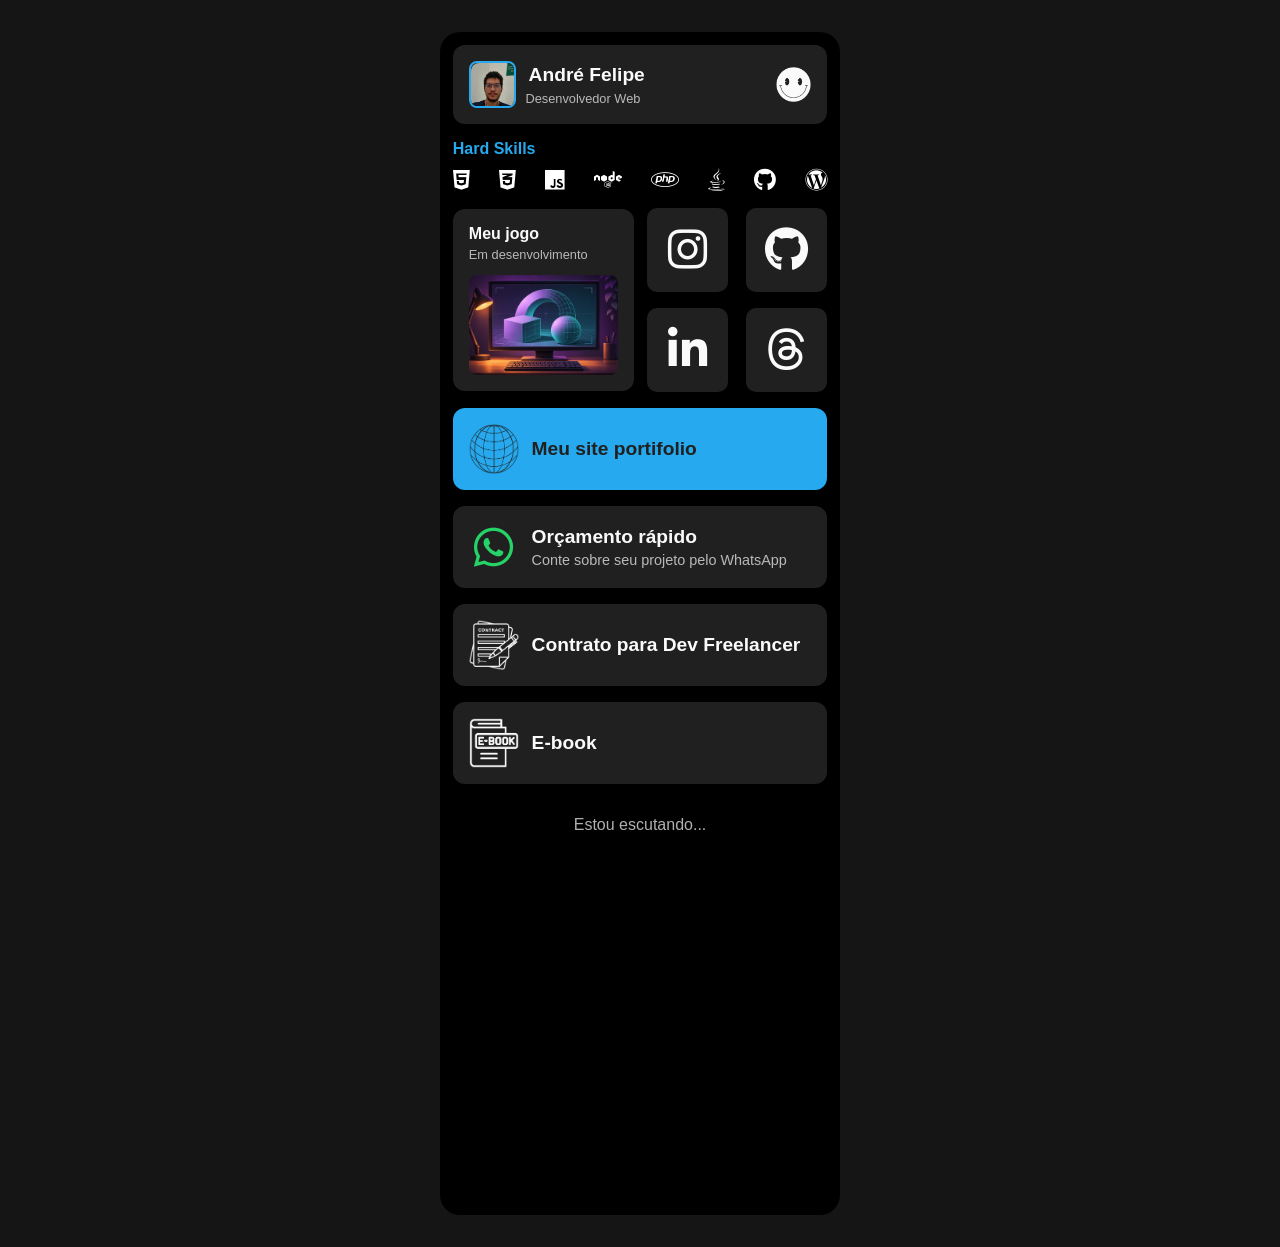
<file: index.html>
<!DOCTYPE html>
<html lang="pt-br">
  <head>
    <meta charset="UTF-8" />
    <meta name="viewport" content="width=device-width, initial-scale=1.0" />
    <title>Meus links - André Felipe|Dev</title>
    <link rel="stylesheet" href="style.css" />
    <link
      rel="stylesheet"
      href="https://cdnjs.cloudflare.com/ajax/libs/font-awesome/6.5.2/css/all.min.css"
    />
    <script src="animationLoading.js" defer></script>
  </head>

  <body>
    <div id="loading-screen">
      <div id="loading-bar"></div>
      <div id="loading-text">0%</div>
    </div>

    <div class="container">
      <div class="content">
        <div class="widget1">
          <div class="info-user">
            <div class="img-user">
              <img src="/img/avatar.jpeg" alt="user" />
            </div>
            <div class="name-user">
              <h1>André Felipe</h1>
              <span>Desenvolvedor Web</span>
            </div>
          </div>
          <div class="info-icon">
            <img src="img/smile-icon.png" alt="icon" />
          </div>
        </div>
        <div class="widgwt2">
          <div class="hard-skills">
            <span class="destaque">Hard Skills</span>
            <div class="skills-icons">
              <i class="fab fa-html5"></i>
              <i class="fab fa-css3-alt"></i>
              <i class="fab fa-js"></i>
              <i class="fab fa-node"></i>
              <i class="fab fa-php"></i>
              <i class="fab fa-java"></i>
              <i class="fab fa-github"></i>
              <i class="fab fa-wordpress"></i>
            </div>
          </div>
        </div>
        <div class="widget3">
          <div class="tread">
            <div class="text-tread">
              <h1>Meu jogo</h1>
              <span>Em desenvolvimento</span>
            </div>
            <img
              class="img-tread"
              src="img/jogo-em-desenvolvimento.png"
              alt=""
            />
          </div>
          <div class="redes-sociais">
            <a
              class="box-social instagram"
              href="https://www.instagram.com/andrefelipepp/"
              ><i class="fab fa-instagram"></i
            ></a>
            <a class="box-social github" href="https://github.com/andrefelipepp"
              ><i class="fab fa-github"></i
            ></a>
            <a
              class="box-social linkedin"
              href="https://www.linkedin.com/in/andrefelipepp/"
              ><i class="fab fa-linkedin-in"></i
            ></a>
            <a class="box-social threads" href="https://www.threads.net/@andrefelipepp"
              ><i class="fab fa-threads"></i
            ></a>
          </div>
        </div>
        <div class="widget4">
          <a
            href="https://portfolio-andre-felipe.vercel.app/"
            class="meu-site"
            target="_blank"
          >
            <img src="img/web-black-icon.png" alt="web" />
            <h1>Meu site portifolio</h1>
          </a>
        </div>
        <div class="widget5">
          <a
            href="https://wa.me/5584998440008?text=Ol%C3%A1%2C%20Andr%C3%A9!%20Gostaria%20de%20solicitar%20um%20or%C3%A7amento%20para%20um%20projeto%20de%20desenvolvimento%20web."
            class="freelancer"
            target="_blank"
            rel="noopener noreferrer"
          >
            <i class="fab fa-whatsapp" aria-hidden="true"></i>
            <div>
              <h1>Orçamento rápido</h1>
              <p class="orcamento-descricao">Conte sobre seu projeto pelo WhatsApp</p>
            </div>
          </a>
        </div>
        <div class="widget5">
          <a href="https://docs.google.com/document/d/1FYjw4jz19HjwiE_KFg3mBtMA0qW7fFNJXlWLCpKYp_4/edit?usp=sharing" class="freelancer" target="_blank">
            <img src="img/contrato-dev-freelancer-icon.png" alt="web" />
            <h1>Contrato para Dev Freelancer</h1>
          </a>
        </div>
        <div class="widget5">
          <a href="/ebooks/index.html" class="freelancer" target="_blank">
            <img
              src="img/ebook-img-white.png"
              alt="web"
            />
            <h1>E-book</h1>
          </a>
        </div>
        <div class="widget6">
          <span>Estou escutando...</span>
          <iframe
            style="border-radius: 12px"
            src="https://open.spotify.com/embed/playlist/4OnnY0ZBiQGglshjKfruNY?utm_source=generator"
            width="100%"
            height="352"
            frameborder="0"
            allowfullscreen=""
            allow="autoplay; clipboard-write; encrypted-media; fullscreen; picture-in-picture"
            loading="lazy"
          ></iframe>
        </div>
      </div>
    </div>
  </body>
</html>
</file>
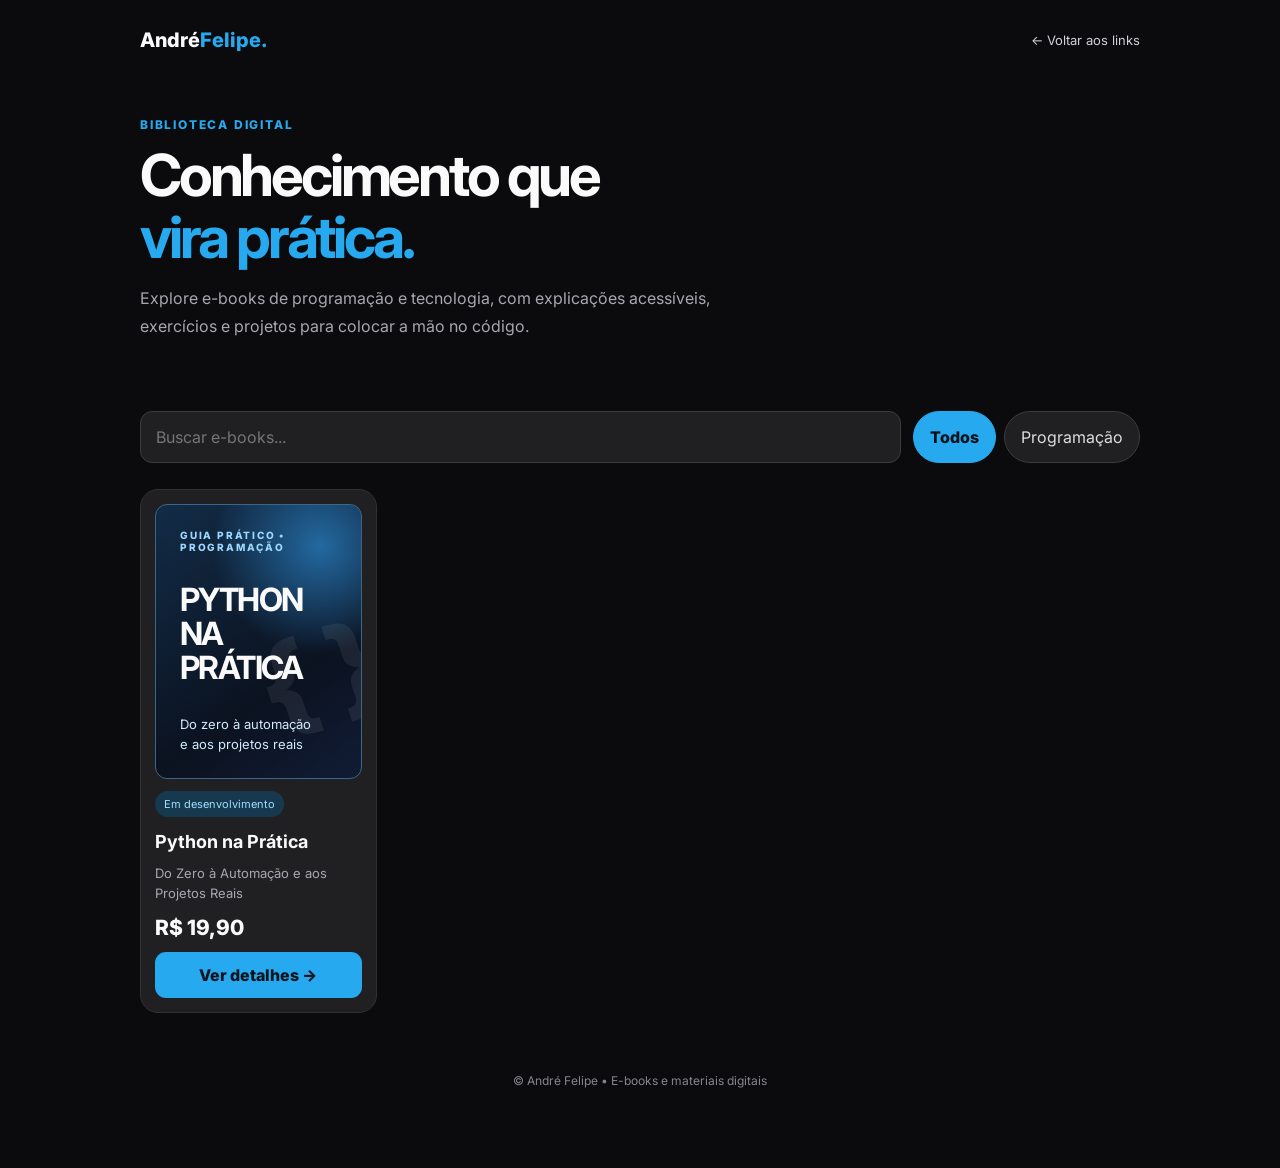
<file: ebooks/index.html>
<!doctype html>
<html lang="pt-BR">

    <head>
        <meta charset="utf-8">

        <meta
            name="viewport"
            content="width=device-width, initial-scale=1"
        >

        <meta
            name="description"
            content="E-books de tecnologia com projetos práticos e materiais de estudo."
        >

        <title>E-books | André Felipe</title>
        <link rel="stylesheet" href="style.css">
    </head>

    <body>
        <main class="wrap">
            <header class="top">
                <a class="brand" href="../index.html">
                    André<span>Felipe.</span>
                </a>

                <a class="back" href="../index.html">
                    ← Voltar aos links
                </a>

            </header>

            <section class="hero">

                <div class="eyebrow">
                    Biblioteca digital
                </div>

                <h1>
                    Conhecimento que<br>
                    <span style="color: var(--blue)">
                        vira prática.
                    </span>
                </h1>

                <p>
                    Explore e-books de programação e tecnologia,
                    com explicações acessíveis, exercícios e
                    projetos para colocar a mão no código.
                </p>

            </section>

            <section aria-label="Catálogo de e-books">
                <div class="toolbar">
                    <input
                        id="busca"
                        class="search"
                        type="search"
                        placeholder="Buscar e-books..."
                        aria-label="Buscar e-books"
                    >

                    <div class="chips">

                        <button
                            class="chip active"
                            data-filter="Todos"
                        >
                            Todos
                        </button>

                        <button
                            class="chip"
                            data-filter="Programação"
                        >
                            Programação
                        </button>

                    </div>
                </div>

                <!-- GRID DE PRODUTOS -->
                <div
                    id="catalogo"
                    class="grid"
                ></div>

                <!-- MENSAGEM QUANDO NÃO HÁ RESULTADOS -->
                <p
                    id="vazio"
                    class="empty"
                    hidden
                >
                    Nenhum e-book encontrado.
                </p>

            </section>

            <footer class="foot">
                © André Felipe • E-books e materiais digitais
            </footer>

        </main>

        <script
            src="catalogo.js"
            defer
        ></script>

    </body>
</html>
</file>
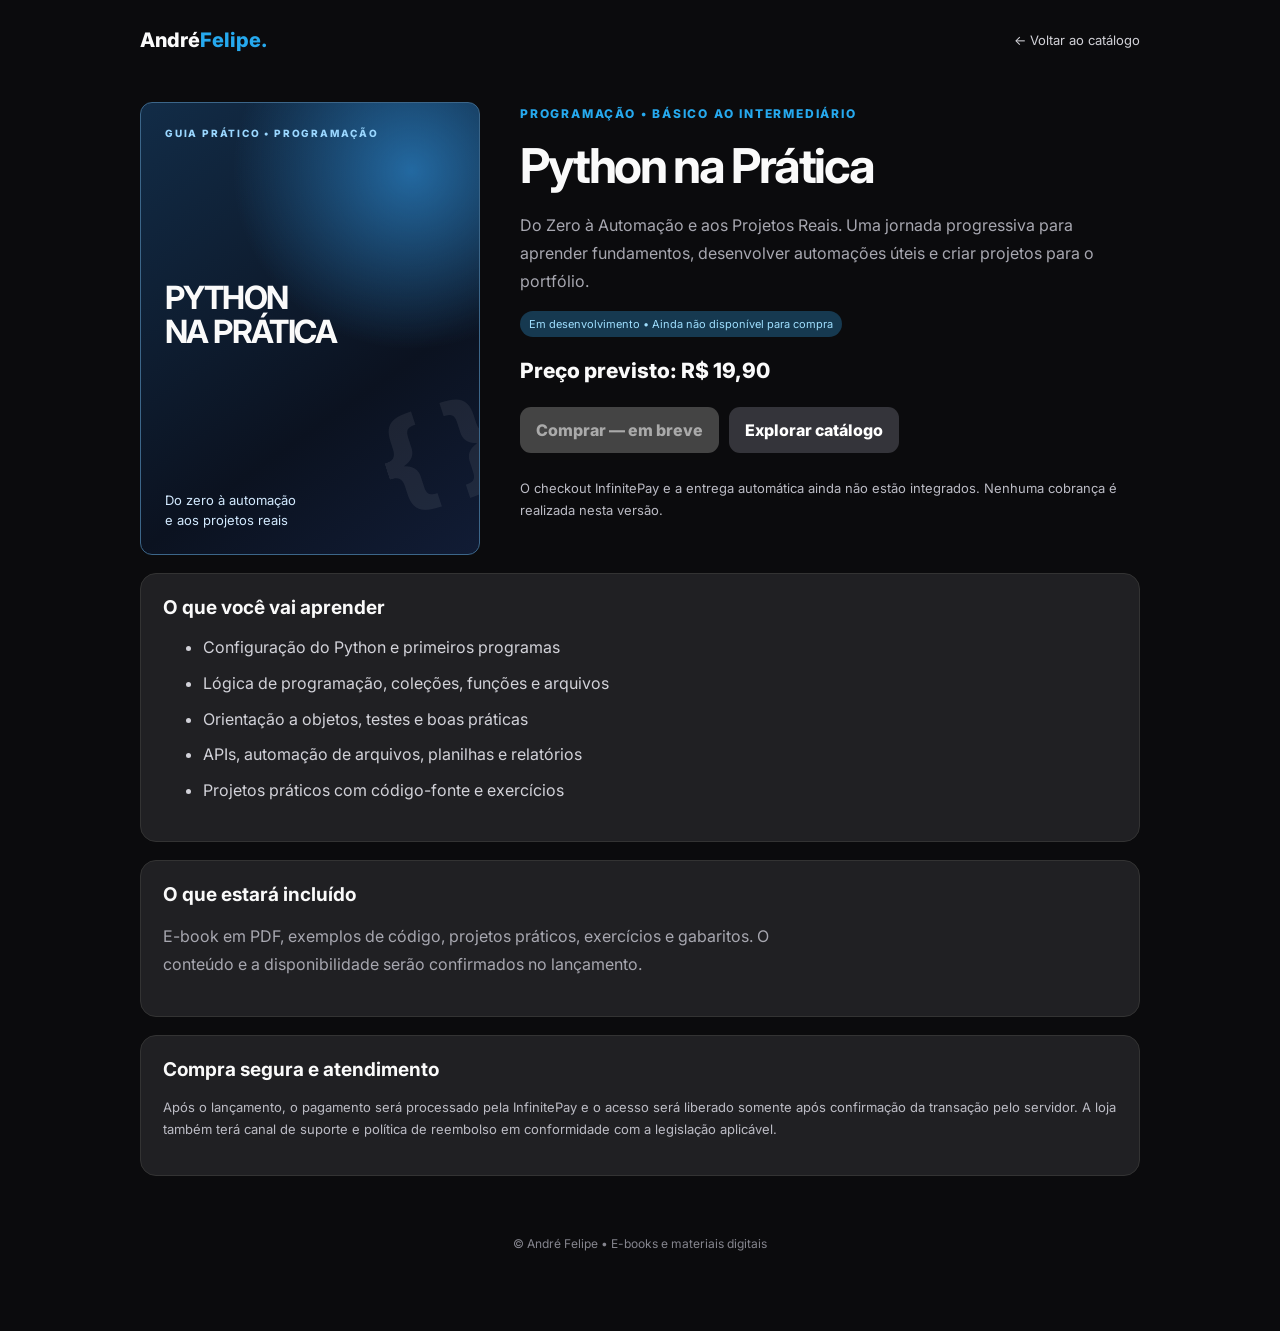
<file: ebooks/produto.html>
<!doctype html>
<html lang="pt-BR">
    <head>
        <meta charset="utf-8">
        <meta name="viewport" content="width=device-width, initial-scale=1">

        <meta
            name="description"
            content="Conheça o e-book Python na Prática: do zero à automação e aos projetos reais."
        >

        <title>Python na Prática | André Felipe</title>

        <link rel="stylesheet" href="style.css">
    </head>

    <body>
        <main class="wrap">
            <header class="top">
                <a class="brand" href="../index.html">
                    André<span>Felipe.</span>
                </a>

                <a class="back" href="index.html">
                    ← Voltar ao catálogo
                </a>
            </header>

            <section class="detail">

                <div
                    class="cover"
                    aria-label="Capa provisória de Python na Prática"
                >
                    <small>
                        GUIA PRÁTICO • PROGRAMAÇÃO
                    </small>

                    <strong>
                        PYTHON<br>
                        NA PRÁTICA
                    </strong>

                    <em>
                        Do zero à automação<br>
                        e aos projetos reais
                    </em>
                </div>

                <div>
                    <span class="eyebrow">
                        Programação • Básico ao intermediário
                    </span>

                    <h1>Python na Prática</h1>

                    <p class="desc">
                        Do Zero à Automação e aos Projetos Reais.
                        Uma jornada progressiva para aprender
                        fundamentos, desenvolver automações úteis
                        e criar projetos para o portfólio.
                    </p>

                    <span class="tag">
                        Em desenvolvimento • Ainda não disponível para compra
                    </span>

                    <p class="price">
                        Preço previsto: R$ 19,90
                    </p>

                    <div class="actions">
                        <button
                            class="btn"
                            disabled
                            title="O pagamento será habilitado após a publicação e integração segura com a InfinitePay"
                        >
                            Comprar — em breve
                        </button>

                        <a
                            class="btn secondary"
                            href="index.html"
                        >
                            Explorar catálogo
                        </a>
                    </div>

                    <p class="notice">
                        O checkout InfinitePay e a entrega
                        automática ainda não estão integrados.
                        Nenhuma cobrança é realizada nesta versão.
                    </p>
                </div>
            </section>

            <section class="panel">
                <h2>O que você vai aprender</h2>

                <ul>
                    <li>
                        Configuração do Python e primeiros programas
                    </li>

                    <li>
                        Lógica de programação, coleções,
                        funções e arquivos
                    </li>

                    <li>
                        Orientação a objetos, testes e boas práticas
                    </li>

                    <li>
                        APIs, automação de arquivos,
                        planilhas e relatórios
                    </li>

                    <li>
                        Projetos práticos com código-fonte
                        e exercícios
                    </li>
                </ul>
            </section>

            <section class="panel">
                <h2>O que estará incluído</h2>

                <p class="desc">
                    E-book em PDF, exemplos de código,
                    projetos práticos, exercícios e gabaritos.
                    O conteúdo e a disponibilidade serão
                    confirmados no lançamento.
                </p>
            </section>

            <section class="panel">
                <h2>Compra segura e atendimento</h2>

                <p class="notice">
                    Após o lançamento, o pagamento será
                    processado pela InfinitePay e o acesso
                    será liberado somente após confirmação
                    da transação pelo servidor.

                    A loja também terá canal de suporte
                    e política de reembolso em conformidade
                    com a legislação aplicável.
                </p>
            </section>

            <footer class="foot">
                © André Felipe • E-books e materiais digitais
            </footer>

        </main>
    </body>
</html>
</file>
<file: style.css>
*{
    margin: 0;
    padding: 0;
    box-sizing: border-box;
}

@import url('https://fonts.googleapis.com/css2?family=Roboto:ital,wght@0,100;0,300;0,400;0,500;0,700;0,900;1,100;1,300;1,400;1,500;1,700;1,900&display=swap');

body{
    font-family: "Roboto", sans-serif;
    display: flex;
    align-items: center;
    justify-content: center;
    background-color: #151515;
    width: 100%;
    min-height: 100vh;
    padding-top: 2rem;
    padding-bottom: 2rem;
}

a{
    text-decoration: none;
}

#loading-screen{
    position: fixed;
    top: 0;
    left: 0;
    width: 100%;
    height: 100%;
    background-color: #151515;
    z-index: 1000;
    display: flex;
    justify-content: center;
    align-items: center;
    overflow: hidden;
}

#loading-bar {
    position: absolute;
    top: 0;
    left: 0;
    height: 100%;
    width: 0;
    background: rgb(38,169,238);
    background: linear-gradient(90deg, rgba(38,169,238,1) 100%, rgba(0,255,137,1) 100%);
}

#loading-text{
    position: relative;
    color: var(--color-white);
    font-size: 3rem;
    z-index: 10;
}

:root{
    --color-black: #202020;
    --color-white: #fafafa;
}

.container{
    display: inline;
    border-radius: 20px;
    width: 95%;
    max-width: 400px;
    background-color: #000;
    display: flex;
    align-items: center;
    justify-content: center;
    padding: .8rem;
}

.content{
    min-width: 320px;
    width: 100%;
    height: 100%;
    display: flex;
    flex-direction: column;
    gap: 1rem;
}

/************* WIDGET 1 */
.widget1{
    width: 100%;
    height: 16%;
    background-color: var(--color-black);
    border-radius: 12px;
    display: flex;
    justify-content: space-between;
    align-items: center;
    padding: 1rem;
}

.widget1 img{
    width: 100%;
    border-radius: 8px;
}

.info-user{
    width: 80%;
    display: flex;
    flex-direction: row;
    justify-content: left;
    align-items: center;
    text-align: left;
    gap: 0.6rem;
}

.img-user{
    width: 47px;
    height: 47px;
    border-radius: 8px;
    border: 2px solid rgb(38,169,238);
    overflow-clip-margin: content-box;
    overflow: clip;
}

.name-user h1{
    font-size: 1.2rem;
    color: var(--color-white);
    padding: 0.2rem;
    font-weight: bold;
}

.name-user span{
    color: #fafafab4;
    font-size: 0.8rem;
}

.info-icon{
    width: 35px;
    display: flex;
    justify-content: right;
    align-items: center;
}

.info-icon img{
    width: 100%;
    animation: rotate 5s linear infinite;
}

/************* WIDGRT 2 */
.widget2 {
    width: 100%;
    height: 16px;
    background-color: var(--color-black);
    border-radius: 12px;
    padding: 1rem;
    display: flex;
    align-items: center;
    justify-content: center;
}

.hard-skills {
    display: flex;
    flex-direction: column;
    align-items: start;
    justify-content: center;
    width: 100%;
    height: 100%;
    gap: 0.4rem;
}

.destaque {
    color: rgb(38,169,238);
    font-weight: bold;
    font-size: 1rem;
    padding-bottom: 0.3rem;
}

.skills-icons {
    width: 100%;
    display: flex;
    justify-content: space-between;
    align-items: center;
}

.skills-icons i {
    color: #fff;
    font-size: 1.4rem;
    transition: color 0.3s;
}

.skills-icons i:hover {
    cursor: pointer;
}

/* Cores específicas para cada ícone */
.skills-icons .fa-html5:hover {
    color: #e34f26;
}

.skills-icons .fa-css3-alt:hover {
    color: #1572b6;
}

.skills-icons .fa-js:hover {
    color: #f7df1e;
}

.skills-icons .fa-bootstrap:hover {
    color: #7952b3;
}

.skills-icons .fa-react:hover {
    color: #61dafb;
}

.skills-icons .fa-node:hover {
    color: #339933;
}

.skills-icons .fa-php:hover {
    color: #777bb4;
}

.skills-icons .fa-java:hover {
    color: #007396;
}

.skills-icons .fa-github:hover {
    color: #181717;
}

.skills-icons .fa-wordpress:hover {
    color: #21759b;
}

/****************** WIDGET 3 */
.widget3 {
    height: 100%;
    height: 32%;
    border-radius: 12px;
    display: flex;
    align-items: center;
    justify-content: space-between;
    gap: 0.8rem;
}

.tread {
    border-radius: 12px;
    background-color: var(--color-black);
    width: 50%;
    height: 100%;
    display: flex;
    flex-direction: column;
    align-items: center;
    justify-content: center;
    padding: 1rem;
    gap: 0.8rem;
}

.text-tread {
    width: 100%;
    display: flex;
    flex-direction: column;
    justify-content: center;
}

.text-tread h1 {
    padding-bottom: 0.3rem;
    color: var(--color-white);
    font-weight: bold;
    font-size: 1rem;
}

.text-tread span {
    color: #fafafab4;
    font-size: 0.8rem;
}

.img-tread {
    width: 100%;
    height: 100px;
    object-fit: cover;
    border-radius: 8px;
}

.redes-sociais {
    border-radius: 12px;
    width: 50%;
    height: 185px;
    display: flex;
    flex-wrap: wrap;
    align-items: center;
    justify-content: space-between;
    gap: 15px;
}

.redes-sociais a {
    background-color: var(--color-black);
    border-radius: 10px;
    width: 45%;
    height: 45%;
    display: flex;
    flex-wrap: wrap;
    align-items: center;
    justify-content: center;
}

.redes-sociais i {
    font-size: 2.8rem;
    color: var(--color-white);
}

.redes-sociais .threads:hover i {
    color: #7952b3;
    transition: color 0.3s;
}

.redes-sociais .instagram:hover i {
    color: #E1306C;
    transition: color 0.3s;
}

.redes-sociais .github:hover i {
    color: #000;
    transition: color 0.3s;
}

.redes-sociais .linkedin:hover i {
    color: #0077B5;
    transition: color 0.3s;
}

/****************** WIDGET 4 */
.widget4 {
    width: 100%;
    height: 16%;
    background-color: rgb(38,169,238);
    border-radius: 12px;
    display: flex;
    align-items: center;
    justify-content: center;
    color: var(--color-black);
    padding: 1rem;
}

.meu-site {
    width: 100%;
    height: 100%;
    display: flex;
    align-items: center;
    justify-content: start;
    gap: .8rem;
}

.meu-site img {
    width: 50px;
    height: 50px;
}

.meu-site h1 {
    font-weight: bold;
    font-size: 1.2rem;
    color: var(--color-black);
}

/****************** WIDGET 5 */
.widget5 {
    width: 100%;
    height: 16%;
    background-color: var(--color-black);
    border-radius: 12px;
    display: flex;
    align-items: center;
    justify-content: center;
    color: var(--color-white);
    padding: 1rem;
}

.freelancer {
    width: 100%;
    height: 100%;
    display: flex;
    align-items: center;
    justify-content: start;
    gap: .8rem;
}

.freelancer img,
.freelancer i {
    width: 50px;
    height: 50px;
}

.freelancer i {
    display: grid;
    place-items: center;
    flex-shrink: 0;
    font-size: 2.8rem;
}

.freelancer .fa-whatsapp {
    color: #25d366;
}

.freelancer h1 {
    font-weight: bold;
    font-size: 1.2rem;
    color: var(--color-white);
}

.orcamento-descricao {
    margin-top: .25rem;
    font-size: .9rem;
    color: #fafafab4;
}

/****************** WIDGET 6 */
.widget6 {
    width: 100%;
    height: 32%;
    border-radius: 12px;
    display: flex;
    flex-direction: column;
    align-items: center;
    justify-content: space-between;
    gap: 1rem;
}

.widget6 span {
    color: #fafafab4;
    font-size: 1rem;
    padding-top: 1rem;
}

/* ANIMAÇÕES */
.widget1,
.widget2,
.box-social,
.widget4,
.widget5 {
    transition: transform 0.3s ease;
}

.widget1:hover,
.widget2:hover,
.box-social:hover,
.widget4:hover,
.widget5:hover {
    transform: translateY(-5px);
}

@keyframes rotate {
    from {
        transform: rotate(0deg);
    }

    to {
        transform: rotate(360deg);
    }
}

@keyframes pulse {

    0%,
    100% {
        transform: scale(1);
    }

    50% {
        transform: scale(1.1);
    }
}

.meu-site img,
.freelancer img,
.freelancer i {
    animation: pulse 3s infinite ease-in-out;
}
</file>
<file: ebooks/style.css>
@import url('https://fonts.googleapis.com/css2?family=Inter:wght@400;500;600;700;800&display=swap');


/* ==========================================
   VARIÁVEIS GLOBAIS
========================================== */

:root {
    color-scheme: dark;

    --bg: #0b0b0d;
    --panel: #202023;
    --panel2: #29292d;
    --blue: #26a9ee;
    --muted: #a7a7b0;
    --text: #fafafa;
}


/* ==========================================
   RESET E ESTILOS GERAIS
========================================== */

* {
    box-sizing: border-box;
}

body {
    margin: 0;
    background: var(--bg);
    color: var(--text);
    font-family: Inter, Arial, sans-serif;
}

a {
    color: inherit;
    text-decoration: none;
}

button,
input {
    font: inherit;
}

button {
    cursor: pointer;
}


/* ==========================================
   CONTAINER PRINCIPAL
========================================== */

.wrap {
    max-width: 1040px;
    margin: auto;
    padding: 28px 20px 80px;
}


/* ==========================================
   CABEÇALHO
========================================== */

.top {
    display: flex;
    justify-content: space-between;
    align-items: center;
    gap: 12px;
}

.brand {
    font-size: 20px;
    font-weight: 800;
}

.brand span {
    color: var(--blue);
}

.back {
    font-size: 13px;
    color: #d1d1d7;
}

.back:hover {
    color: var(--blue);
}


/* ==========================================
   SEÇÃO HERO
========================================== */

.hero {
    padding: 65px 0 35px;
}

.eyebrow {
    font-size: 12px;
    letter-spacing: .15em;
    text-transform: uppercase;
    color: var(--blue);
    font-weight: 800;
}

.hero h1 {
    font-size: clamp(34px, 6vw, 58px);
    letter-spacing: -.055em;
    line-height: 1.07;
    margin: 12px 0;
}

.hero p,
.desc {
    max-width: 650px;
    color: var(--muted);
    line-height: 1.75;
}


/* ==========================================
   BARRA DE PESQUISA E FILTROS
========================================== */

.toolbar {
    display: flex;
    flex-wrap: wrap;
    gap: 12px;
    margin: 20px 0 26px;
}

.search {
    flex: 1;
    min-width: 210px;
    background: var(--panel);
    border: 1px solid #3b3b40;
    border-radius: 12px;
    color: white;
    padding: 15px;
}

.chips {
    display: flex;
    gap: 8px;
    flex-wrap: wrap;
}

.chip {
    background: var(--panel);
    color: #ddd;
    border: 1px solid #3b3b40;
    border-radius: 30px;
    padding: 11px 16px;
}

.chip.active {
    background: var(--blue);
    border-color: var(--blue);
    color: #07121b;
    font-weight: 800;
}


/* ==========================================
   GRID DO CATÁLOGO
========================================== */

.grid {
    display: grid;
    grid-template-columns: repeat(
        auto-fill,
        minmax(225px, 1fr)
    );
    gap: 18px;
}


/* ==========================================
   CARDS DOS PRODUTOS
========================================== */

.product {
    background: var(--panel);
    border: 1px solid #303035;
    border-radius: 18px;
    padding: 14px;

    display: flex;
    flex-direction: column;
    gap: 12px;
}

.product:hover {
    border-color: #4d94bd;
}

.product h2 {
    font-size: 18px;
    margin: 2px 0 0;
}

.product p {
    color: var(--muted);
    font-size: 13px;
    line-height: 1.5;
    margin: 0;
}


/* ==========================================
   CAPA DOS E-BOOKS
========================================== */

.cover {
    aspect-ratio: 3 / 4;
    border-radius: 12px;

    background:
        radial-gradient(
            circle at 80% 15%,
            #2369a1 0%,
            transparent 38%
        ),
        linear-gradient(
            145deg,
            #122c47,
            #0b1220 65%,
            #111c35
        );

    padding: 24px;

    display: flex;
    flex-direction: column;
    justify-content: space-between;

    overflow: hidden;
    position: relative;

    border: 1px solid #3c6689;
}

.cover::after {
    content: '{ }';

    font-size: 110px;
    font-weight: 800;

    position: absolute;
    right: -22px;
    bottom: 38px;

    color: #ffffff12;

    transform: rotate(-18deg);
}

.cover small {
    color: #9ad7ff;
    letter-spacing: .18em;
    font-size: 10px;
    font-weight: 800;
}

.cover strong {
    font-size: 32px;
    line-height: 1.06;
    letter-spacing: -.05em;
    z-index: 1;
}

.cover em {
    font-size: 13px;
    line-height: 1.5;
    color: #d3eaff;
    font-style: normal;
    z-index: 1;
}


/* ==========================================
   PREÇOS E STATUS
========================================== */

.price {
    font-weight: 800;
    font-size: 21px;
}

.tag {
    display: inline-block;

    font-size: 11px;
    color: #9fdfff;

    background: #163950;

    padding: 6px 9px;
    border-radius: 20px;

    width: max-content;
}

.status {
    color: #b8dfff;
    font-size: 13px;
}


/* ==========================================
   BOTÕES
========================================== */

.btn {
    background: var(--blue);
    color: #05131c;

    padding: 13px 16px;

    border: 0;
    border-radius: 11px;

    font-weight: 800;

    display: inline-flex;
    align-items: center;
    justify-content: center;

    gap: 8px;
}

.btn:hover {
    filter: brightness(1.08);
}

.btn.secondary {
    background: #34343a;
    color: white;
}

.btn:disabled {
    background: #444;
    color: #aaa;
    cursor: not-allowed;
}


/* ==========================================
   PÁGINA DE DETALHES DO E-BOOK
========================================== */

.detail {
    display: grid;

    grid-template-columns:
        minmax(230px, 340px) 1fr;

    gap: 40px;
    align-items: start;

    margin-top: 50px;
}

.detail .cover {
    max-width: 340px;
}

.detail h1 {
    font-size: clamp(32px, 5vw, 48px);
    letter-spacing: -.05em;
    margin: 14px 0;
}

.detail .actions {
    display: flex;
    flex-wrap: wrap;
    gap: 10px;
    margin: 24px 0;
}


/* ==========================================
   PAINÉIS INFORMATIVOS
========================================== */

.panel {
    background: var(--panel);
    border: 1px solid #333;
    border-radius: 16px;

    padding: 22px;
    margin-top: 18px;
}

.panel h2 {
    margin: 0 0 15px;
    font-size: 19px;
}

.panel li {
    margin: 10px 0;
    color: #d2d2d9;
    line-height: 1.6;
}


/* ==========================================
   AVISOS E MENSAGENS
========================================== */

.notice {
    font-size: 13px;
    color: #bcbcc5;
    line-height: 1.7;
}

.empty {
    color: var(--muted);
    padding: 30px 0;
}


/* ==========================================
   RODAPÉ
========================================== */

.foot {
    color: #85858e;
    font-size: 12px;
    text-align: center;
    margin-top: 60px;
}


/* ==========================================
   RESPONSIVIDADE
   TELAS ATÉ 680px
========================================== */

@media (max-width: 680px) {

    /* CONTAINER PRINCIPAL */

    .wrap {
        padding: 20px 16px 60px;
    }


    /* HERO */

    .hero {
        padding: 45px 0 24px;
    }


    /* DETALHES DO PRODUTO */

    .detail {
        grid-template-columns: 1fr;
        gap: 25px;
        margin-top: 30px;
    }

    .detail .cover {
        width: min(100%, 320px);
        margin: auto;
    }


    /* GRID DO CATÁLOGO */

    .grid {
        grid-template-columns:
            repeat(2, minmax(0, 1fr));

        gap: 10px;
    }


    /* CARDS */

    .product {
        padding: 10px;
    }


    /* CAPAS */

    .product .cover {
        padding: 13px;
    }

    .product .cover strong {
        font-size: clamp(18px, 5vw, 27px);
    }

    .product .cover em {
        font-size: 11px;
    }


    /* TÍTULOS */

    .product h2 {
        font-size: 15px;
    }


    /* PREÇOS */

    .price {
        font-size: 18px;
    }


    /* BOTÕES */

    .product .btn {
        font-size: 12px;
        padding: 12px 8px;
    }

}
</file>
